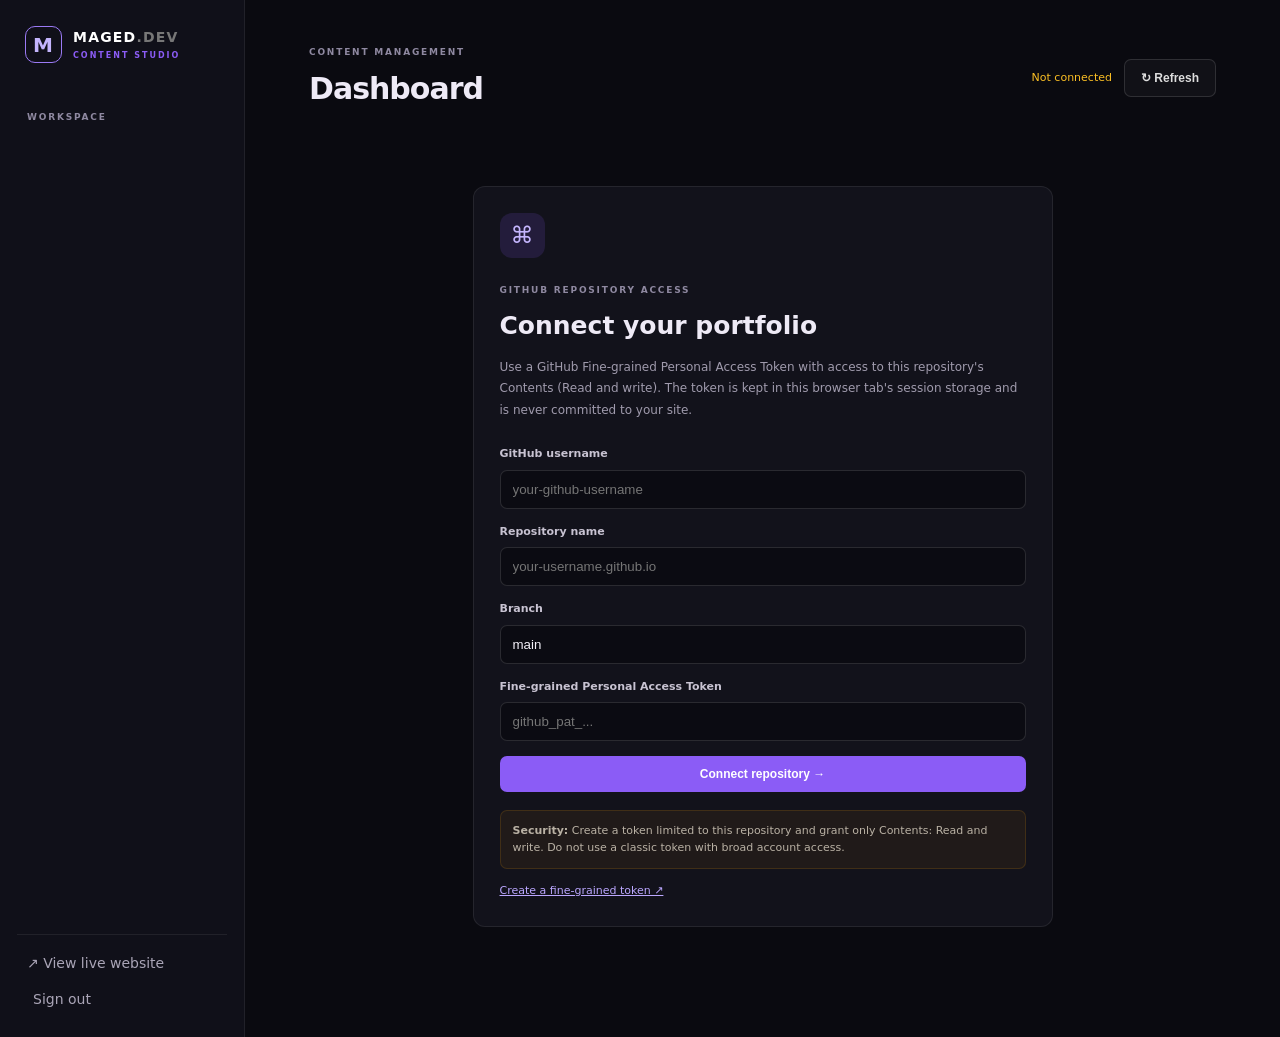
<file: admin/index.html>
<!doctype html><html lang="en"><head><meta charset="utf-8"><meta name="viewport" content="width=device-width,initial-scale=1"><title>Portfolio Admin · Maged Gadalla</title><link rel="stylesheet" href="admin.css"></head><body><div class="admin-shell"><aside class="sidebar"><a class="admin-brand" href="../index.html"><b>M</b><span>MAGED<span class="dim">.DEV</span><small>CONTENT STUDIO</small></span></a><div class="side-label">WORKSPACE</div><nav id="side-nav"></nav><div class="sidebar-bottom"><a href="../index.html" target="_blank">↗ View live website</a><button id="logout-btn" class="text-button">Sign out</button></div></aside><main class="main"><header class="admin-top"><div><span class="overline">CONTENT MANAGEMENT</span><h1 id="page-title">Dashboard</h1></div><div class="top-actions"><span class="connection" id="connection-status">Not connected</span><button class="btn btn-outline" id="refresh-btn">↻ Refresh</button></div></header><section id="login-panel" class="panel login-panel"><div class="login-icon">⌘</div><span class="overline">GITHUB REPOSITORY ACCESS</span><h2>Connect your portfolio</h2><p>Use a GitHub Fine-grained Personal Access Token with access to this repository's Contents (Read and write). The token is kept in this browser tab's session storage and is never committed to your site.</p><form id="connect-form"><label>GitHub username<input id="gh-owner" required placeholder="your-github-username"></label><label>Repository name<input id="gh-repo" required placeholder="your-username.github.io"></label><label>Branch<input id="gh-branch" value="main" required></label><label>Fine-grained Personal Access Token<input id="gh-token" type="password" required placeholder="github_pat_..." autocomplete="off"></label><button class="btn btn-primary" type="submit">Connect repository →</button></form><div class="hint"><b>Security:</b> Create a token limited to this repository and grant only Contents: Read and write. Do not use a classic token with broad account access.</div><a class="help-link" href="https://github.com/settings/personal-access-tokens/new" target="_blank" rel="noopener">Create a fine-grained token ↗</a></section><section id="editor-panel" hidden><div class="notice"><b>Changes are published to GitHub.</b> Saving updates the JSON file in your repository. GitHub Pages may take a short time to deploy the new content.</div><div id="editor-root"></div></section><div class="toast" id="toast" role="status"></div></main></div><script src="admin.js"></script></body></html>
</file>
<file: admin/admin.css>
*{box-sizing:border-box}body{margin:0;background:#0a0a10;color:#eeeaf6;font:14px/1.5 Inter,system-ui,sans-serif}.admin-shell{min-height:100vh;display:grid;grid-template-columns:245px 1fr}.sidebar{background:#101019;border-right:1px solid #ffffff12;padding:26px 17px;display:flex;flex-direction:column}.admin-brand{display:flex;gap:11px;align-items:center;text-decoration:none;color:white;font-weight:800;letter-spacing:1.2px;margin:0 8px 48px}.admin-brand>b{width:37px;height:37px;display:grid;place-items:center;border:1px solid #9b7af5;border-radius:10px;color:#c4b5fd;font-size:20px}.dim{color:#777}.admin-brand small{display:block;font-size:8px;color:#8b5cf6;letter-spacing:2px;margin-top:2px}.side-label,.overline{font-size:9px;font-weight:800;letter-spacing:1.8px;color:#8f89a1}.side-label{padding:0 10px 12px}#side-nav{display:grid;gap:5px}#side-nav button{border:0;background:transparent;color:#a7a2b3;text-align:left;padding:11px 12px;border-radius:7px;cursor:pointer;font:inherit}#side-nav button.active,#side-nav button:hover{background:#8b5cf61c;color:#d7c9ff}#side-nav button span{display:inline-block;width:27px;color:#9b7af5}.sidebar-bottom{margin-top:auto;display:grid;gap:14px;padding:18px 10px 0;border-top:1px solid #ffffff12}.sidebar-bottom a,.text-button{color:#aaa5b7;text-decoration:none;font:inherit;text-align:left;background:none;border:0;cursor:pointer}.main{max-width:1200px;width:100%;padding:40px clamp(22px,5vw,65px);margin:0 auto}.admin-top{display:flex;justify-content:space-between;align-items:center;margin-bottom:35px}.admin-top h1{font-size:30px;margin:5px 0;font-weight:650;letter-spacing:-1px}.top-actions{display:flex;align-items:center;gap:12px}.connection{font-size:11px;color:#fbbf24}.connection.connected{color:#4ade80}.btn{border:0;border-radius:7px;padding:11px 16px;font-weight:700;cursor:pointer;font-size:12px}.btn-primary{background:#8b5cf6;color:white}.btn-outline{background:#ffffff08;border:1px solid #ffffff20;color:#ddd}.panel,.editor-card{background:#12121b;border:1px solid #ffffff14;border-radius:12px;padding:26px}.login-panel{max-width:580px;margin:70px auto}.login-icon{width:45px;height:45px;display:grid;place-items:center;border-radius:12px;background:#8b5cf625;color:#c4b5fd;font-size:23px;margin-bottom:20px}.login-panel h2{font-size:25px;margin:8px 0}.login-panel p{color:#a09bad;font-size:12px;line-height:1.8}.login-panel form{display:grid;gap:15px;margin-top:25px}.login-panel label,.field label{display:grid;gap:7px;color:#c8c3d2;font-size:11px;font-weight:650}.login-panel input,.field input,.field textarea,.field select{width:100%;background:#0b0b12;border:1px solid #ffffff20;border-radius:7px;padding:11px 12px;color:#f5f2fa;font:13px inherit;outline:none}.login-panel input:focus,.field input:focus,.field textarea:focus{border-color:#9b7af5}.hint{margin-top:18px;padding:12px;background:#f59e0b10;border:1px solid #f59e0b25;border-radius:7px;color:#b9b1a4;font-size:11px}.help-link{display:inline-block;margin-top:14px;color:#bba7ff;font-size:11px}.notice{background:#14251d;border:1px solid #2d6343;color:#a7e4bd;padding:13px 16px;border-radius:8px;font-size:11px;margin-bottom:22px}.editor-card{margin-bottom:18px}.card-head{display:flex;justify-content:space-between;align-items:center;margin-bottom:20px}.card-head h2{font-size:17px;margin:0}.muted-copy{color:#8e899b;font-size:11px}.form-grid{display:grid;grid-template-columns:repeat(2,minmax(0,1fr));gap:15px}.field.full{grid-column:1/-1}.field textarea{min-height:100px;resize:vertical;line-height:1.6}.field .hintline{font-size:10px;color:#827d8e;font-weight:400}.save-row{display:flex;justify-content:flex-end;gap:10px;margin-top:20px}.item-row{display:flex;justify-content:space-between;align-items:center;gap:15px;padding:14px 0;border-top:1px solid #ffffff12}.item-row strong{display:block;font-size:12px}.item-row small{color:#8d8899}.item-actions{display:flex;gap:7px}.small-btn{background:#ffffff0b;border:1px solid #ffffff18;color:#d5cfe0;border-radius:6px;padding:7px 10px;cursor:pointer;font-size:10px}.small-btn.danger{color:#fda4af}.empty{color:#8d8899;font-size:12px;padding:18px 0}.toast{position:fixed;right:25px;bottom:25px;background:#211d2e;border:1px solid #8b5cf655;padding:12px 17px;border-radius:8px;opacity:0;transform:translateY(10px);transition:.2s;pointer-events:none;font-size:12px}.toast.show{opacity:1;transform:translateY(0)}[hidden]{display:none!important}@media(max-width:760px){.admin-shell{grid-template-columns:1fr}.sidebar{position:static;padding:15px}.admin-brand{margin:0 0 15px}.side-label{display:none}#side-nav{display:flex;overflow:auto}#side-nav button{white-space:nowrap;padding:8px}.sidebar-bottom{display:flex;justify-content:space-between;margin-top:15px;padding-top:12px}.main{padding:25px 16px}.admin-top{align-items:flex-start;gap:15px;flex-direction:column}.login-panel{margin:20px auto}.form-grid{grid-template-columns:1fr}.field.full{grid-column:auto}}
</file>
